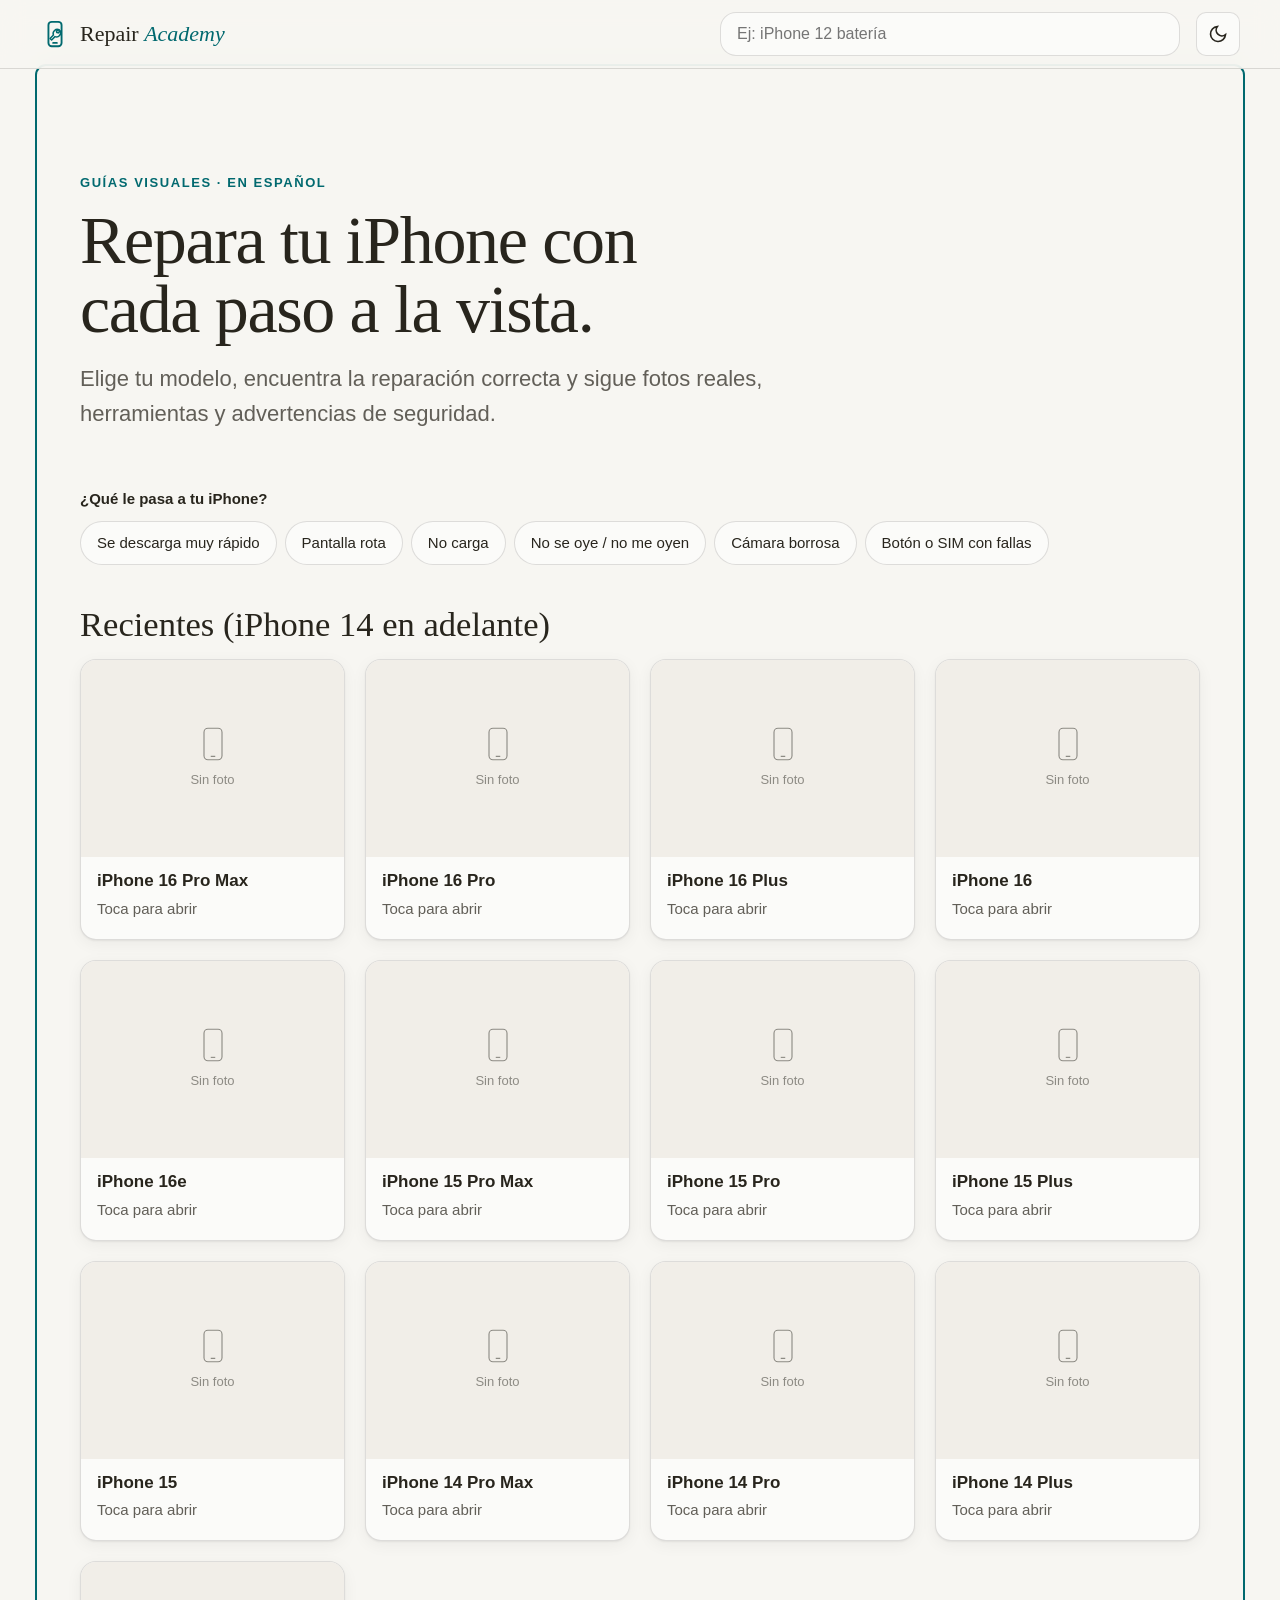
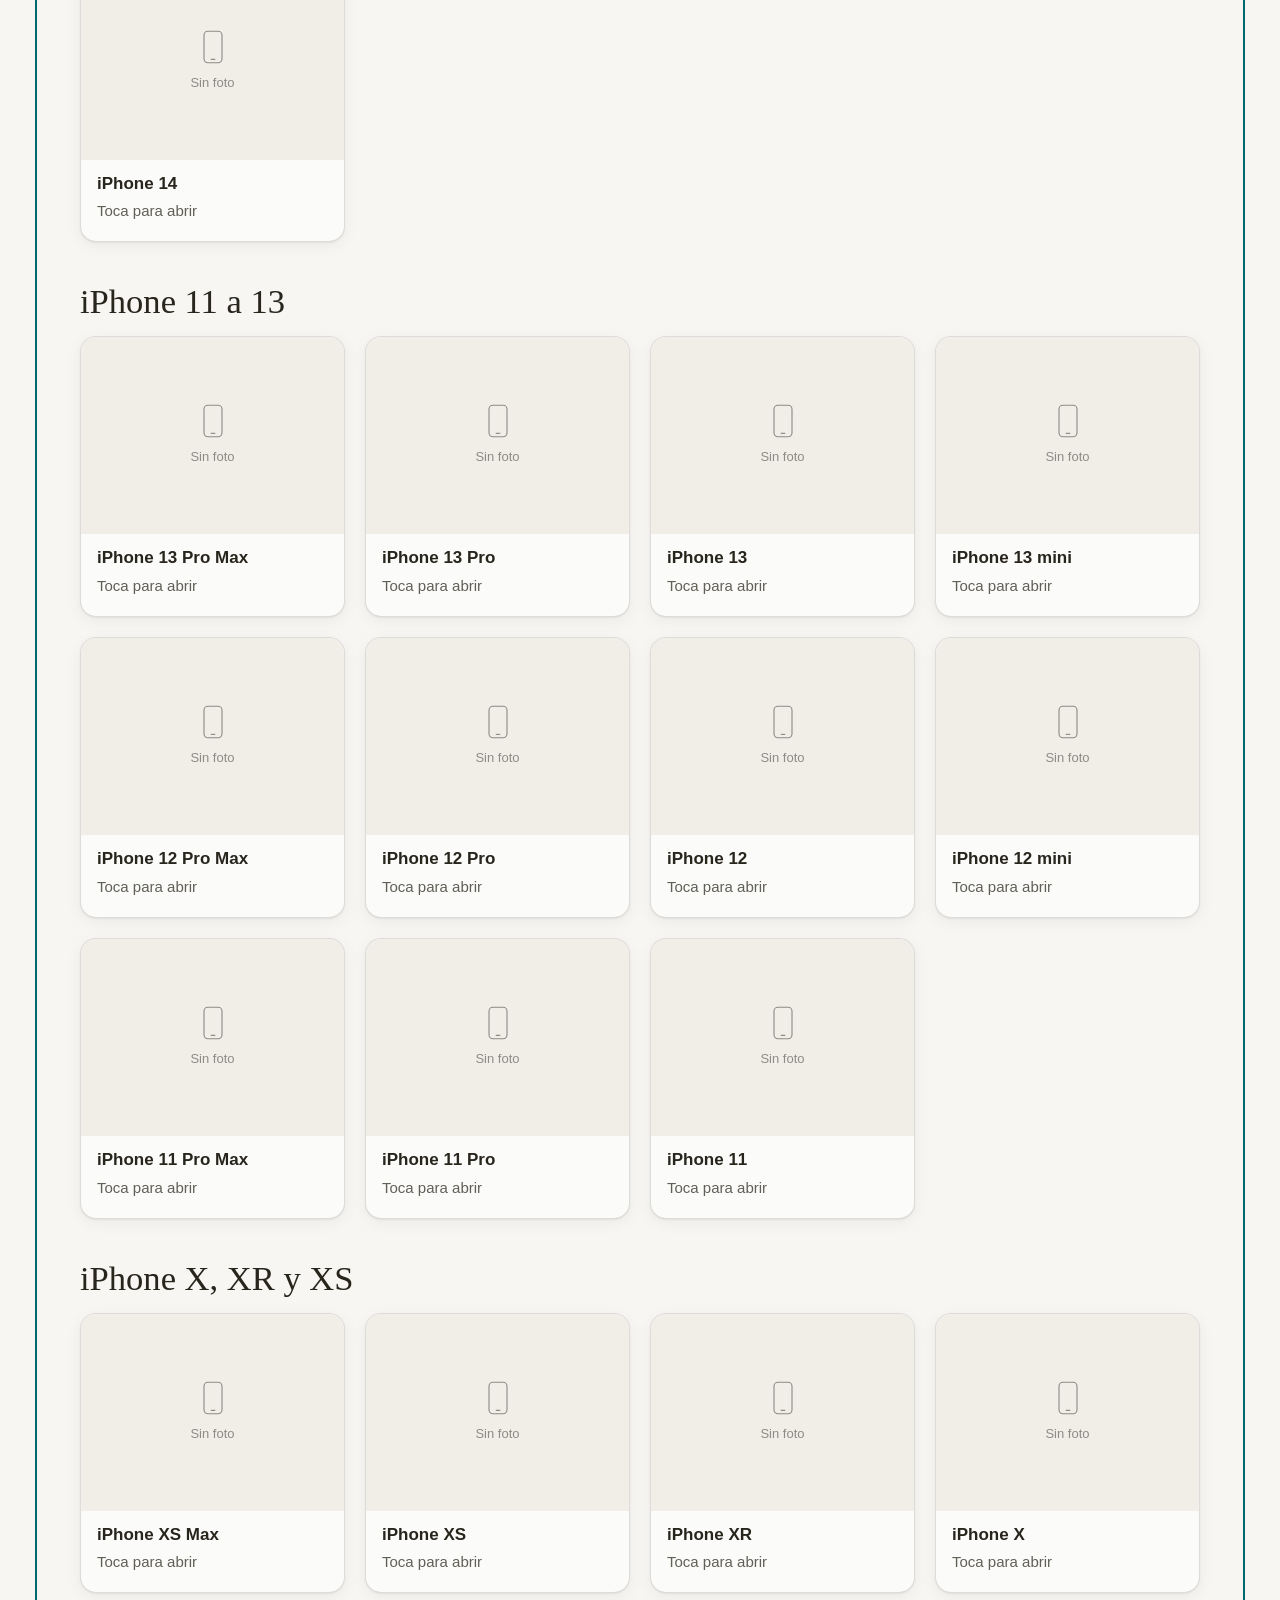
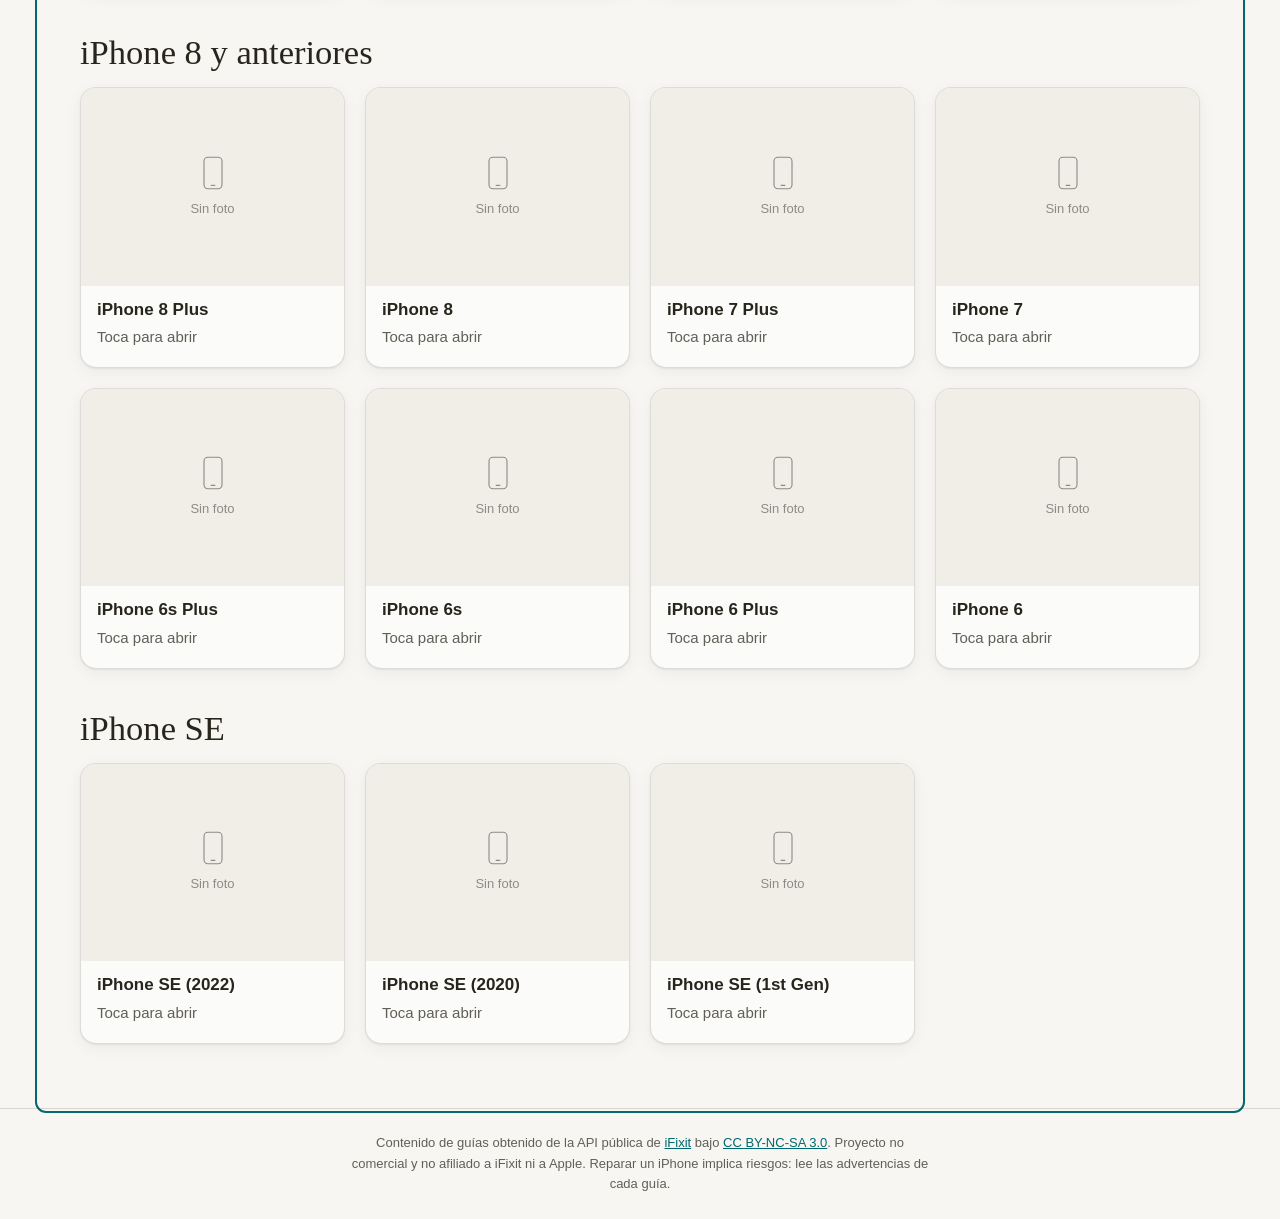
<file: index.html>
<!doctype html>
<html lang="es" data-theme="light">
<head>
<meta charset="utf-8">
<meta name="viewport" content="width=device-width,initial-scale=1">
<title>Repair Academy — Guías visuales para reparar iPhone</title>
<meta name="description" content="Guías de reparación de iPhone en español con fotos paso a paso, herramientas, piezas y advertencias de seguridad.">
<link rel="preconnect" href="https://api.fontshare.com">
<link href="https://api.fontshare.com/v2/css?f[]=satoshi@400,500,700&f[]=boska@400,500,700&display=swap" rel="stylesheet">
<link rel="stylesheet" href="assets/style.css">
</head>
<body>
<a class="skip" href="#app">Saltar al contenido</a>
<header class="top">
  <a class="brand" href="#/" aria-label="Repair Academy, inicio">
    <svg width="30" height="30" viewBox="0 0 32 32" fill="none" stroke="currentColor" stroke-width="2" stroke-linecap="round" stroke-linejoin="round" aria-hidden="true"><rect x="9" y="3" width="14" height="26" rx="3.5"/><path d="M14 25.5h4"/><path d="M20.5 11.5a4.5 4.5 0 0 0-6.2 5.6l-3.6 3.6 1.7 1.7 3.6-3.6a4.5 4.5 0 0 0 5.6-6.2l-2.2 2.2-1.5-.4-.4-1.5z" stroke-width="1.6"/></svg>
    <span>Repair <em>Academy</em></span>
  </a>
  <form class="search" role="search" id="searchForm">
    <label class="sr-only" for="q">Buscar modelo o pieza</label>
    <input id="q" type="search" placeholder="Ej: iPhone 12 batería" autocomplete="off">
  </form>
  <button class="icon-btn" id="themeBtn" aria-label="Cambiar tema" type="button"></button>
</header>
<main id="app" tabindex="-1"></main>
<dialog id="lb" aria-label="Imagen ampliada"><button class="lb-close" id="lbClose" aria-label="Cerrar" type="button">✕</button><img id="lbImg" alt=""><p id="lbCap"></p></dialog>
<footer class="foot">
  <p>Contenido de guías obtenido de la API pública de <a href="https://www.ifixit.com" target="_blank" rel="noopener noreferrer">iFixit</a> bajo <a href="https://creativecommons.org/licenses/by-nc-sa/3.0/" target="_blank" rel="noopener noreferrer">CC BY-NC-SA 3.0</a>. Proyecto no comercial y no afiliado a iFixit ni a Apple. Reparar un iPhone implica riesgos: lee las advertencias de cada guía.</p>
</footer>
<script src="assets/api.js"></script>
<script src="assets/app.js"></script>
</body>
</html>
</file>
<file: assets/style.css>
/* Art direction: taller de precisión, editorial y calmado. Superficies cálidas, un solo acento teal. */
:root,[data-theme="light"]{
  --bg:#f7f6f2;--surface:#fbfbf9;--surface-2:#f1eee8;--surface-3:#e6e3dc;--line:oklch(.25 .01 80/.14);
  --text:#28251d;--muted:#625f58;--faint:#8d8b84;--inverse:#fbfaf6;
  --primary:#01696f;--primary-h:#0c4e54;--warn:#964219;--warn-bg:#f3e4d8;--ok:#437a22;--ok-bg:#e1ebd8;--note-bg:#dde9ea;
  --sh1:0 1px 2px oklch(.2 .01 80/.06),0 4px 16px oklch(.2 .01 80/.05);--sh2:0 2px 4px oklch(.2 .01 80/.08),0 14px 34px oklch(.2 .01 80/.1);
}
[data-theme="dark"]{
  --bg:#151412;--surface:#1c1b19;--surface-2:#22211f;--surface-3:#2d2c2a;--line:oklch(.9 .01 80/.14);
  --text:#e4e2dd;--muted:#a3a19b;--faint:#74726d;--inverse:#16150f;
  --primary:#5fb0ba;--primary-h:#8cc8d0;--warn:#e29a6b;--warn-bg:#3a2b21;--ok:#8cc563;--ok-bg:#2b3626;--note-bg:#23333a;
  --sh1:0 1px 2px #0004;--sh2:0 14px 34px #0006;
}
:root{--r1:6px;--r2:10px;--r3:16px;--fd:'Boska',Georgia,serif;--fb:'Satoshi','Helvetica Neue',sans-serif;
--xs:clamp(.75rem,.7rem + .2vw,.8125rem);--sm:clamp(.875rem,.82rem + .25vw,.9375rem);--base:clamp(1rem,.95rem + .2vw,1.0625rem);--lg:clamp(1.125rem,1rem + .5vw,1.375rem);--xl:clamp(1.5rem,1.2rem + 1.2vw,2.25rem);--hero:clamp(2.25rem,1rem + 4.5vw,4.25rem)}
*,*::before,*::after{box-sizing:border-box;margin:0;padding:0}
html{scroll-behavior:smooth;-webkit-font-smoothing:antialiased;scroll-padding-top:80px}
body{min-height:100dvh;background:var(--bg);color:var(--text);font:400 var(--base)/1.6 var(--fb);display:flex;flex-direction:column}
body.lock{overflow:hidden}
img,svg{display:block;max-width:100%;height:auto}
button,input{font:inherit;color:inherit}button{cursor:pointer;background:none;border:0}
h1,h2,h3{line-height:1.15;text-wrap:balance}p,li{text-wrap:pretty}
a{color:var(--primary)}
:focus-visible{outline:2px solid var(--primary);outline-offset:3px;border-radius:var(--r1)}
.sr-only{position:absolute;width:1px;height:1px;overflow:hidden;clip:rect(0,0,0,0);white-space:nowrap}
.skip{position:absolute;left:-999px;top:8px;background:var(--primary);color:var(--inverse);padding:8px 14px;border-radius:var(--r1);z-index:99}.skip:focus{left:8px}

.top{position:sticky;top:0;z-index:20;display:flex;align-items:center;gap:16px;padding:12px clamp(16px,4vw,40px);background:color-mix(in oklab,var(--bg) 88%,transparent);backdrop-filter:blur(12px);border-bottom:1px solid var(--line)}
.brand{display:flex;align-items:center;gap:10px;text-decoration:none;color:var(--text);font:500 var(--lg)/1 var(--fd);white-space:nowrap}
.brand svg{color:var(--primary)}.brand em{font-style:italic;color:var(--primary)}
.search{flex:1;max-width:460px;margin-left:auto}
.search input{width:100%;min-height:44px;padding:0 16px;border-radius:var(--r3);border:1px solid var(--line);background:var(--surface);font-size:1rem}
.icon-btn{width:44px;height:44px;border-radius:var(--r2);display:grid;place-items:center;border:1px solid var(--line);background:var(--surface)}
.icon-btn:hover{background:var(--surface-2)}

main{flex:1;width:100%;max-width:1200px;margin:0 auto;padding:clamp(20px,4vw,48px) clamp(16px,4vw,40px) 64px;outline:none}
.hero{padding:clamp(16px,5vw,56px) 0 clamp(16px,3vw,32px);max-width:820px}
.eyebrow{font-size:var(--xs);letter-spacing:.12em;text-transform:uppercase;color:var(--primary);font-weight:700;margin-bottom:12px}
.hero h1{font:500 var(--hero)/1.02 var(--fd);letter-spacing:-.02em}
.lead{font-size:var(--lg);color:var(--muted);margin-top:16px;max-width:62ch}
h1.page{font:500 var(--xl)/1.1 var(--fd);margin:8px 0 16px}
h2{font:700 var(--lg)/1.2 var(--fb);margin:32px 0 16px}
.group h2{font:500 var(--xl)/1.1 var(--fd);margin:40px 0 16px}
.sym{margin:24px 0 8px}.label{font-weight:700;font-size:var(--sm);margin-bottom:10px}.hint{margin-top:10px;color:var(--primary);font-size:var(--sm);font-weight:500}
.chips{display:flex;flex-wrap:wrap;gap:8px}
.chip{min-height:44px;padding:0 16px;border-radius:999px;border:1px solid var(--line);background:var(--surface);font-size:var(--sm);font-weight:500}
.chip:hover{background:var(--surface-2)}.chip.on{background:var(--primary);color:var(--inverse);border-color:var(--primary)}

.grid{display:grid;grid-template-columns:repeat(auto-fill,minmax(min(240px,100%),1fr));gap:20px}
.card{display:flex;flex-direction:column;background:var(--surface);border:1px solid var(--line);border-radius:var(--r3);overflow:hidden;text-decoration:none;color:inherit;box-shadow:var(--sh1);transition:transform .25s cubic-bezier(.16,1,.3,1),box-shadow .25s}
.card:hover{transform:translateY(-3px);box-shadow:var(--sh2)}
.media{aspect-ratio:4/3;background:var(--surface-2);overflow:hidden}
.media img{width:100%;height:100%;object-fit:cover}
.card .body{padding:14px 16px 18px;display:flex;flex-direction:column;gap:6px}
.card h3{font-size:var(--base);font-weight:700}
.meta{color:var(--muted);font-size:var(--sm)}
.badges{display:flex;flex-wrap:wrap;gap:6px}
.badge{font-size:var(--xs);font-weight:700;padding:2px 10px;border-radius:999px;background:var(--surface-3);color:var(--muted)}
.badge.accent{background:color-mix(in oklch,var(--primary) 16%,var(--surface));color:var(--primary)}
.badge.ok{background:var(--ok-bg);color:var(--ok)}.badge.warn{background:var(--warn-bg);color:var(--warn)}
.ph{display:grid;place-items:center;align-content:center;gap:8px;width:100%;height:100%;min-height:120px;background:var(--surface-2);color:var(--faint);font-size:var(--xs);text-align:center;padding:12px}
.ph svg{width:28px;height:36px}.ph.wide{min-height:220px;border-radius:var(--r2);font-size:var(--sm)}
.skeleton{background:linear-gradient(90deg,var(--surface-2) 25%,var(--surface-3) 50%,var(--surface-2) 75%);background-size:200% 100%;animation:sh 1.5s ease-in-out infinite;border-radius:var(--r1)}
@keyframes sh{to{background-position:-200% 0}}
.card.sk{padding:0;pointer-events:none}.img-sk{aspect-ratio:4/3;border-radius:0}.line{height:14px;margin:14px 16px 0}.line.short{width:50%;margin-bottom:18px}
.state{padding:48px 20px;text-align:center;color:var(--muted);max-width:520px;margin:24px auto}.state h2{color:var(--text);margin-top:0}.row{display:flex;gap:12px;flex-wrap:wrap;justify-content:center;margin-top:16px}
.btn{min-height:44px;padding:0 20px;border-radius:var(--r2);border:1px solid var(--line);background:var(--surface);font-weight:700;font-size:var(--sm);display:inline-flex;align-items:center;justify-content:center;text-decoration:none;color:var(--text)}
.btn:hover:not(:disabled){background:var(--surface-2)}.btn:active{transform:scale(.98)}.btn:disabled{opacity:.4;cursor:not-allowed}
.btn.primary{background:var(--primary);border-color:var(--primary);color:var(--inverse)}.btn.primary:hover:not(:disabled){background:var(--primary-h)}.btn.small{min-height:36px;padding:0 14px}

.crumbs{display:flex;flex-wrap:wrap;gap:8px;font-size:var(--sm);color:var(--muted)}.crumbs a{color:var(--muted)}
.model-head{display:grid;grid-template-columns:minmax(0,260px) 1fr;gap:28px;align-items:center;margin-bottom:8px}
.model-img,.guide-hero{border-radius:var(--r3);width:100%;object-fit:cover;box-shadow:var(--sh1)}
.inline-search{flex:1;min-width:200px;min-height:44px;padding:0 14px;border:1px solid var(--line);border-radius:var(--r2);background:var(--surface)}
.tools{justify-content:flex-start;align-items:center;margin:16px 0 20px}.toggle{font-size:var(--sm);color:var(--muted);display:flex;align-items:center;gap:8px;min-height:44px}

.guide-head{display:grid;grid-template-columns:minmax(0,340px) 1fr;gap:32px;align-items:center;margin:12px 0 8px}
.facts{display:grid;grid-template-columns:auto 1fr;gap:6px 18px;font-size:var(--sm)}.facts dt{color:var(--muted)}.facts dd{font-weight:700;font-variant-numeric:tabular-nums}
.safety{background:var(--warn-bg);border-radius:var(--r2);padding:18px 22px;margin:24px 0;color:var(--text)}
.safety h3{font-size:var(--base);color:var(--warn);margin-bottom:8px}.safety ul{padding-left:20px;display:grid;gap:4px;font-size:var(--sm)}
.two{display:grid;grid-template-columns:repeat(auto-fit,minmax(min(320px,100%),1fr));gap:32px}
.items{list-style:none;display:grid;gap:8px}.items label{display:flex;align-items:center;gap:12px;padding:8px 12px;background:var(--surface);border:1px solid var(--line);border-radius:var(--r2);min-height:56px}
.items .th{width:48px;height:48px;border-radius:var(--r1);object-fit:cover;flex:none}.items small{display:block;color:var(--muted)}

.steps-head{display:flex;align-items:center;gap:20px;flex-wrap:wrap}.steps-head h2{margin:32px 0 16px}
.progress{flex:1;min-width:140px;height:8px;border-radius:99px;background:var(--surface-3);overflow:hidden}.progress i{display:block;height:100%;background:var(--primary);width:0;transition:width .4s cubic-bezier(.16,1,.3,1)}
.steps-body{display:grid;grid-template-columns:260px minmax(0,1fr);gap:28px;align-items:start}
.steplist{list-style:none;position:sticky;top:84px;max-height:calc(100dvh - 110px);overflow:auto;display:grid;gap:4px;padding-right:4px}
.steplist button{display:flex;gap:10px;align-items:center;width:100%;text-align:left;padding:8px 10px;border-radius:var(--r2);font-size:var(--sm);min-height:44px;color:var(--muted)}
.steplist button:hover{background:var(--surface-2)}.steplist button.cur{background:var(--surface);box-shadow:var(--sh1);color:var(--text);font-weight:700}
.steplist b{flex:none;width:26px;height:26px;border-radius:50%;display:grid;place-items:center;background:var(--surface-3);font-size:var(--xs);font-variant-numeric:tabular-nums}
.steplist button.done b{background:var(--ok);color:var(--inverse)}.steplist span{overflow:hidden;display:-webkit-box;-webkit-line-clamp:2;-webkit-box-orient:vertical}
.stage{background:var(--surface);border:1px solid var(--line);border-radius:var(--r3);padding:clamp(16px,3vw,32px);box-shadow:var(--sh1)}
.stage-top{display:flex;justify-content:space-between;align-items:center;gap:12px}.stage h2{font:500 var(--xl)/1.15 var(--fd);margin:4px 0 20px}
.pic{position:relative;border-radius:var(--r2);overflow:hidden;background:var(--surface-2)}.pic img{width:100%;max-height:560px;object-fit:contain;background:var(--surface-2)}
.zoom{cursor:zoom-in}.count{position:absolute;right:12px;bottom:12px;background:#000a;color:#fff;font-size:var(--xs);padding:2px 10px;border-radius:99px}
.thumbs{display:flex;gap:8px;margin-top:10px;overflow:auto;padding-bottom:4px}.thumbs button{flex:none;width:80px;height:60px;border-radius:var(--r1);overflow:hidden;border:2px solid transparent;opacity:.7}
.thumbs button.on{border-color:var(--primary);opacity:1}.thumbs img{width:100%;height:100%;object-fit:cover}
.lines{list-style:none;display:grid;gap:10px;margin:22px 0}.lines li{padding:2px 0 2px 16px;position:relative}.lines li::before{content:'';position:absolute;left:0;top:.7em;width:6px;height:6px;border-radius:50%;background:var(--faint)}
.lines li.warn,.lines li.rem,.lines li.note{padding:10px 14px 10px 16px;border-radius:var(--r2);font-size:var(--sm)}.lines li.warn::before,.lines li.rem::before,.lines li.note::before{display:none}
.lines li.warn{background:var(--warn-bg);color:var(--warn);font-weight:500}.lines li.rem{background:var(--surface-2)}.lines li.note{background:var(--note-bg)}
.check{display:flex;align-items:center;gap:10px;min-height:44px;font-weight:500}.check input,.items input,.toggle input{width:20px;height:20px;accent-color:var(--primary)}
.nav{display:flex;justify-content:space-between;gap:12px;margin-top:16px}
.stage.workshop{position:fixed;inset:0;z-index:50;border-radius:0;overflow:auto;padding:clamp(16px,4vw,48px);background:var(--bg)}
.stage.workshop .lines{font-size:var(--lg)}.stage.workshop .pic img{max-height:62dvh}
.source{margin-top:48px;padding-top:20px;border-top:1px solid var(--line);color:var(--muted);font-size:var(--sm)}

dialog{border:0;background:transparent;max-width:min(96vw,1200px);max-height:96dvh;margin:auto;color:#fff;text-align:center}dialog::backdrop{background:#000d}
dialog img{max-height:84dvh;margin:auto;border-radius:var(--r2)}.lb-close{position:fixed;top:14px;right:14px;width:44px;height:44px;border-radius:50%;background:#fff2;color:#fff;font-size:20px}
.foot{border-top:1px solid var(--line);padding:24px clamp(16px,4vw,40px);color:var(--muted);font-size:var(--xs);text-align:center}.foot p{max-width:80ch;margin:auto}

@media(max-width:820px){
  .steps-body{grid-template-columns:1fr}.steplist{position:static;max-height:none;grid-auto-flow:column;grid-auto-columns:minmax(150px,1fr);overflow-x:auto}
  .model-head,.guide-head{grid-template-columns:1fr}.brand span{display:none}.nav{position:sticky;bottom:0;background:var(--surface);padding:12px 0}.nav .btn{flex:1}
}
@media(prefers-reduced-motion:reduce){*,*::before,*::after{animation-duration:.01ms!important;transition-duration:.01ms!important;scroll-behavior:auto!important}}
</file>
